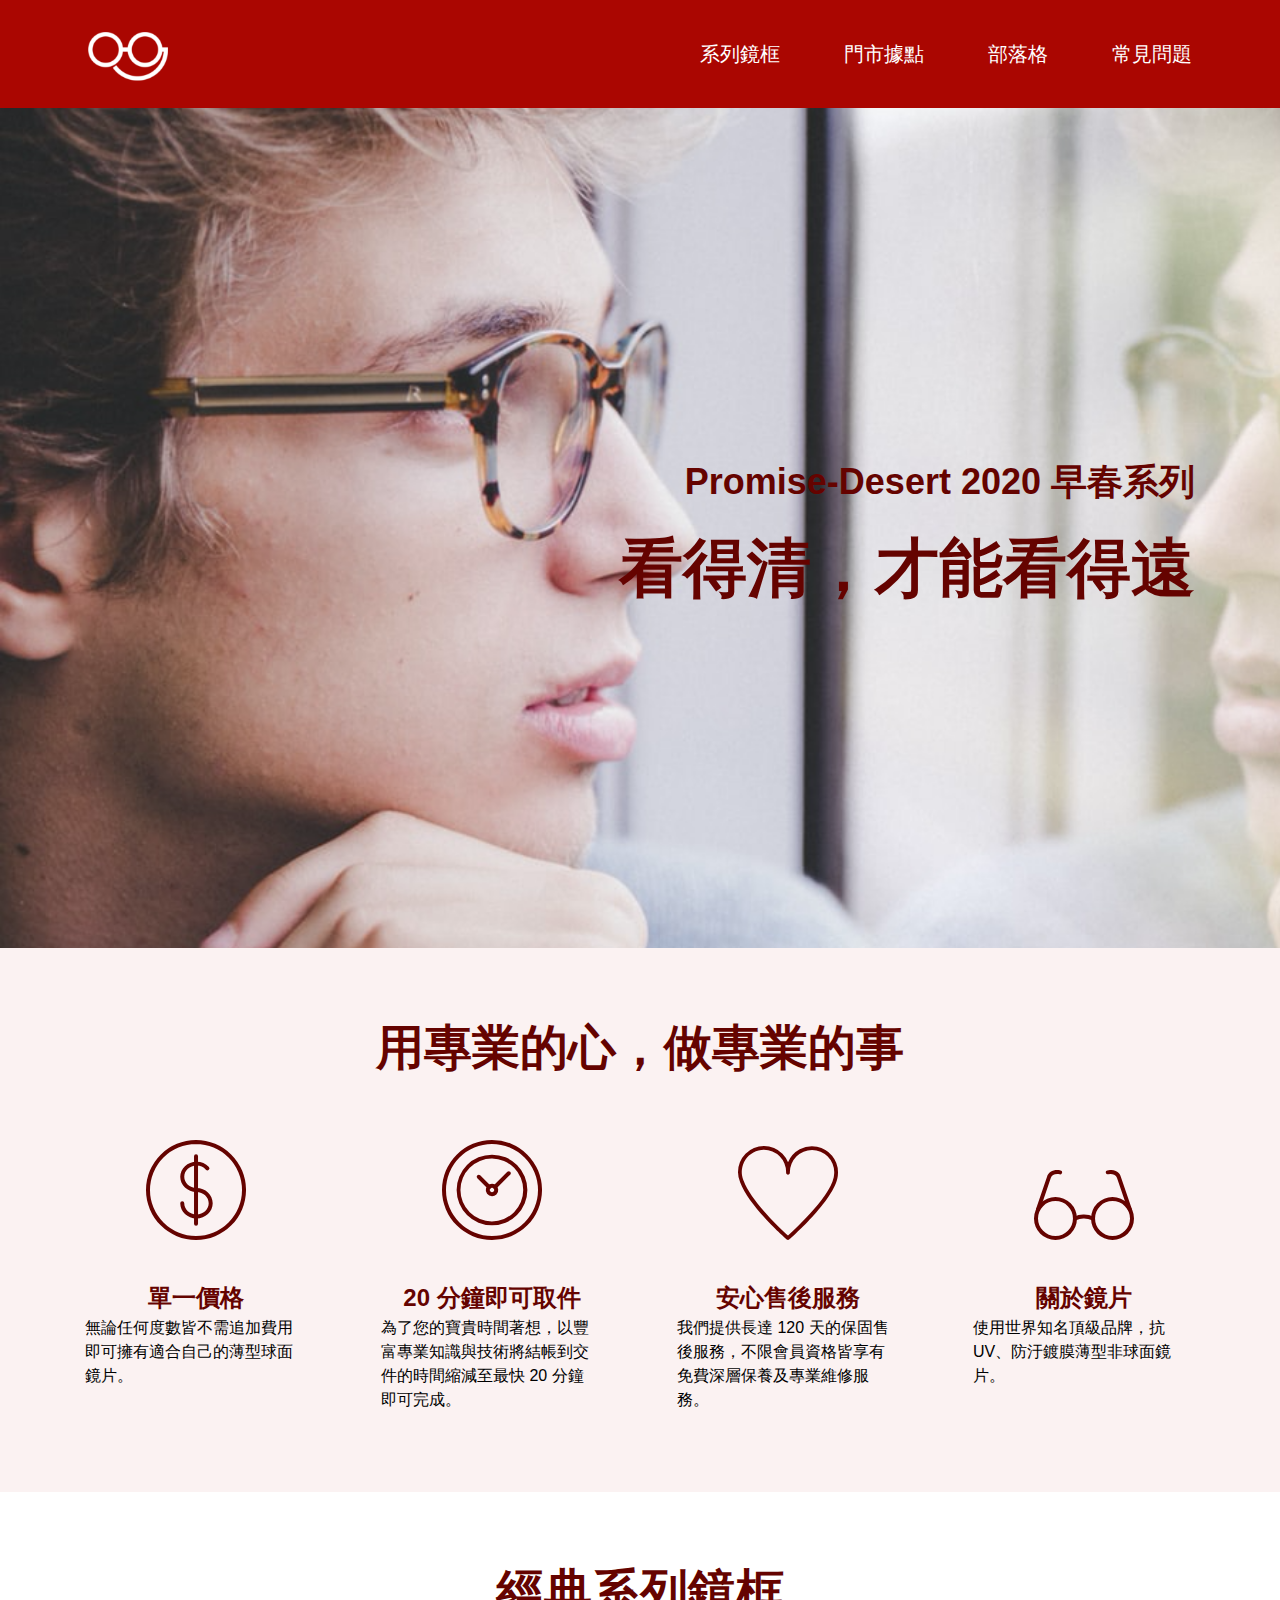
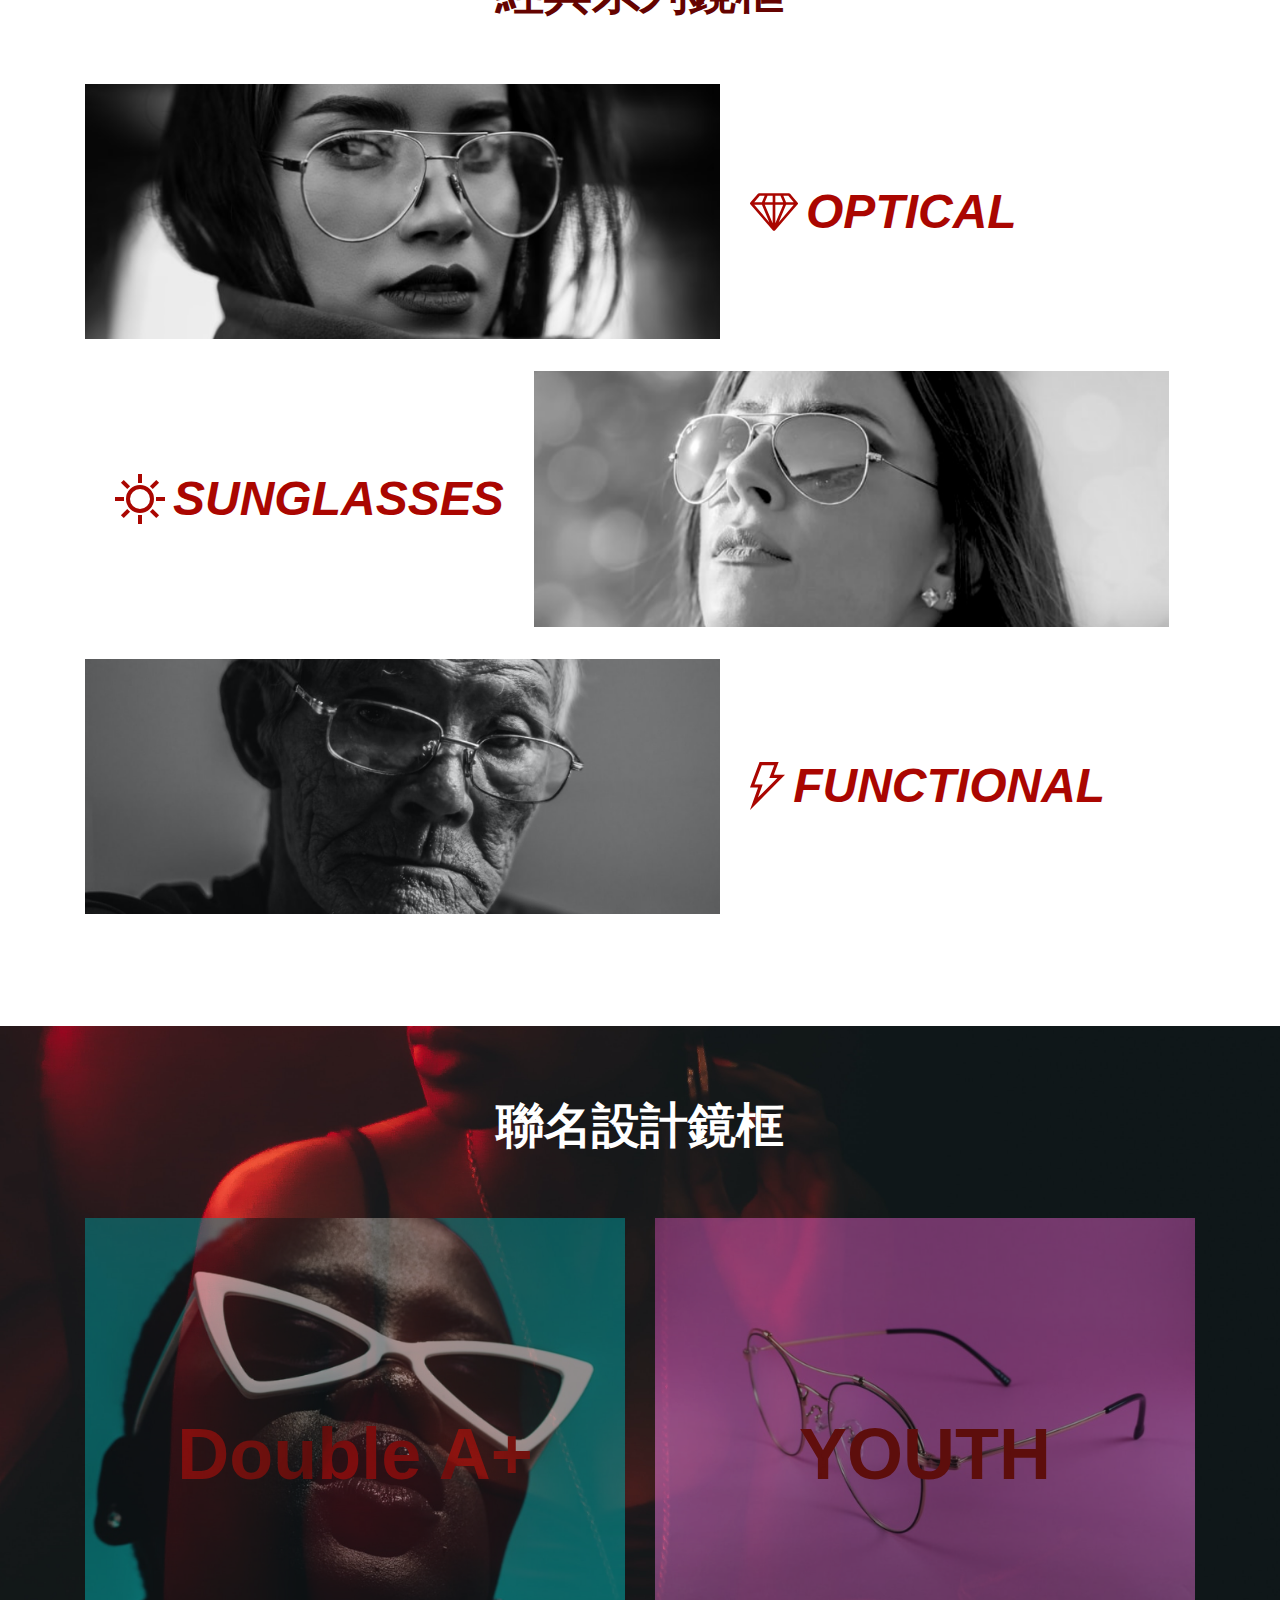
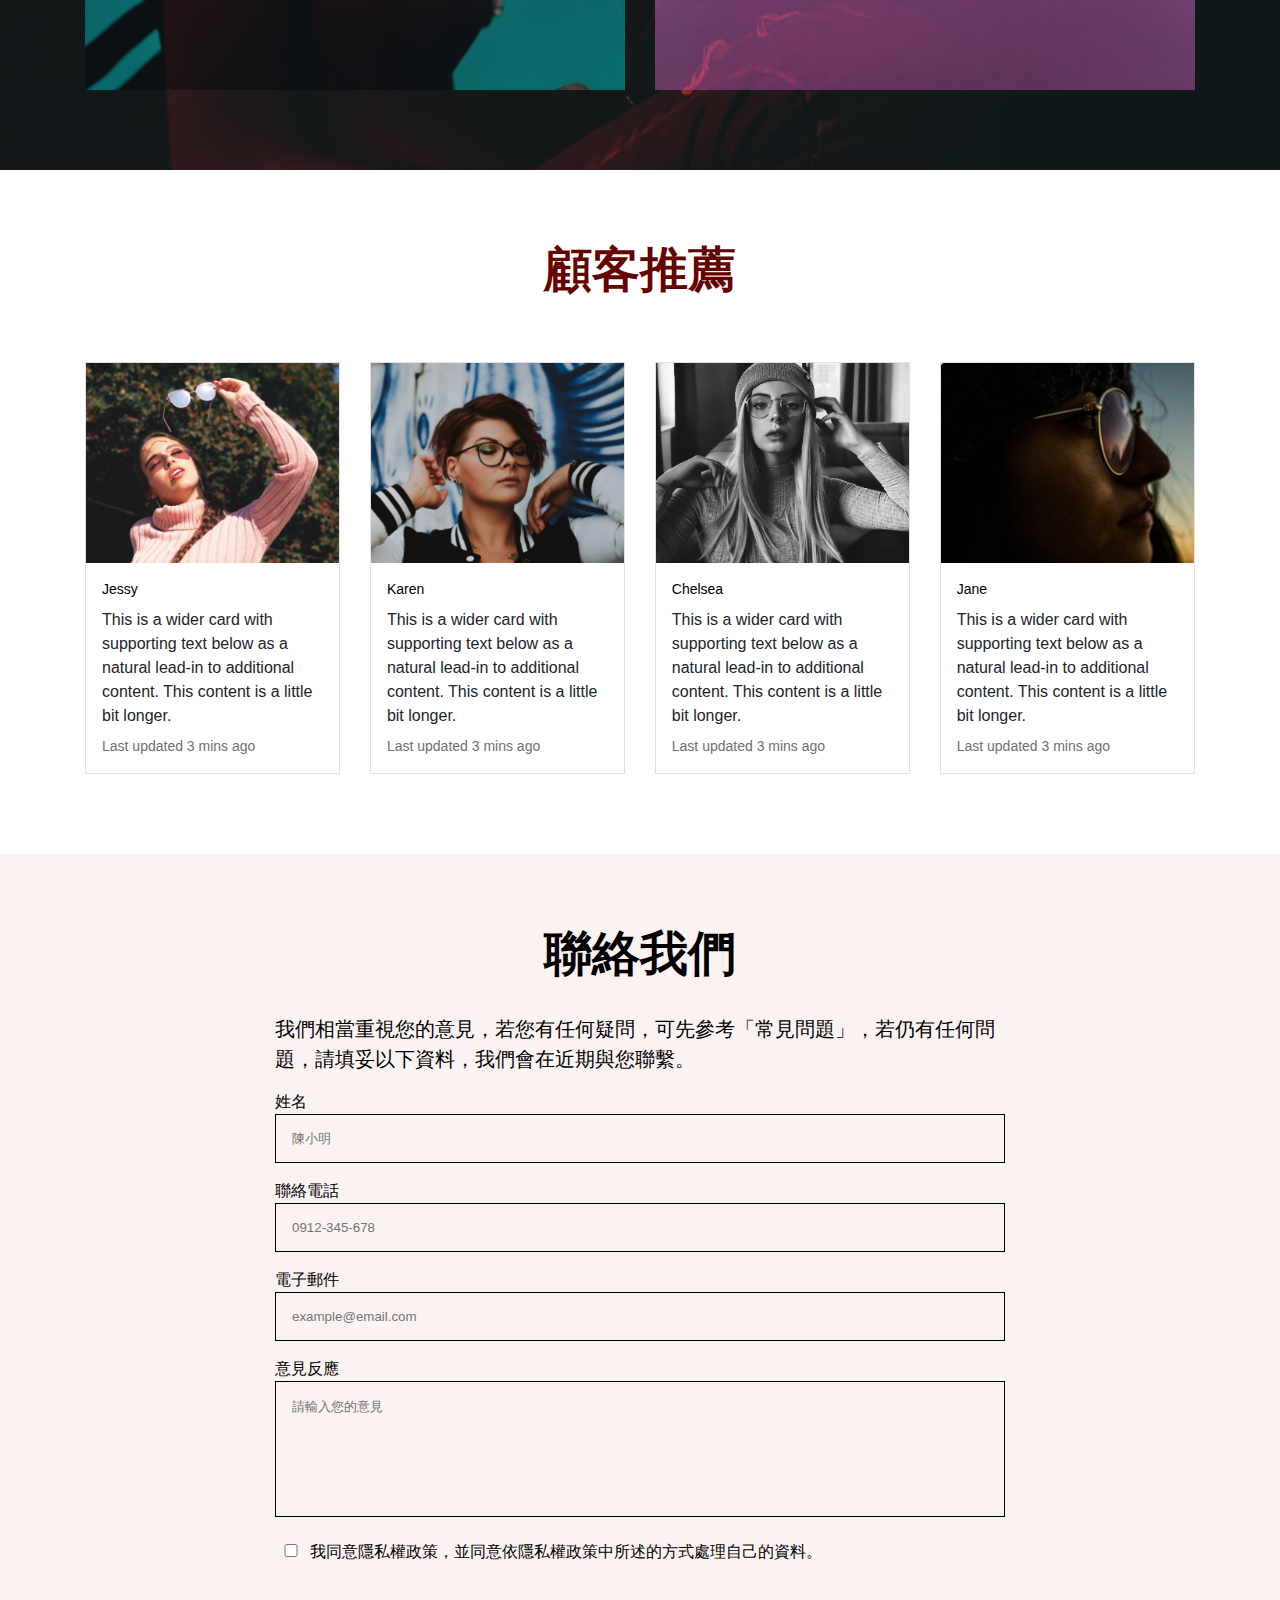
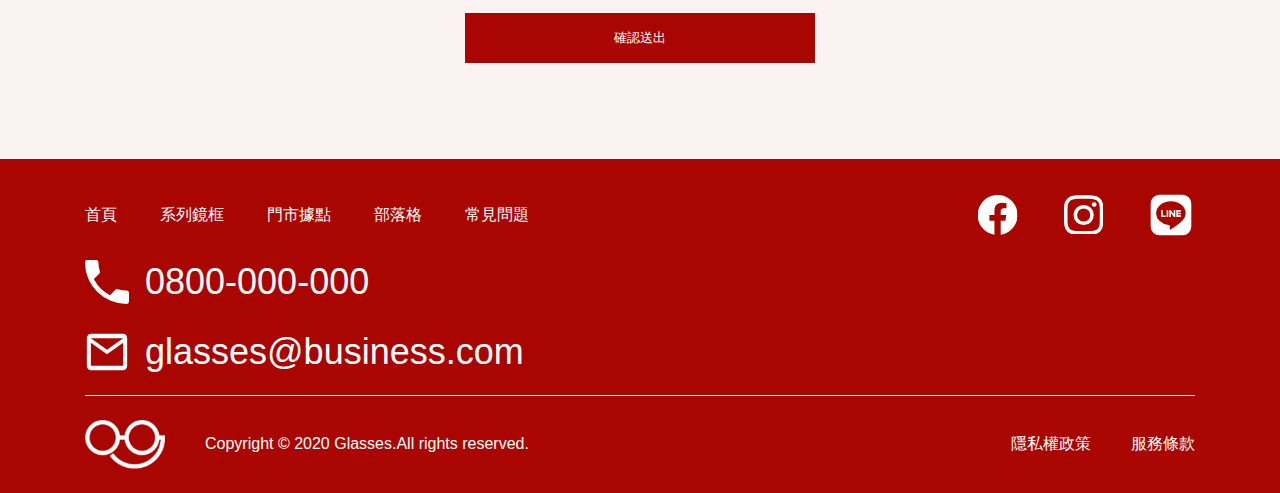
<file: index.html>
<!DOCTYPE html>
<html lang="en">

<head>
    <meta charset="UTF-8">
    <meta name="viewport" content="width=device-width, initial-scale=1.0">
    <title>眼鏡形象官網</title>
    <link rel="stylesheet" href="css/all.css">
</head>

<body>
    <nav class="d-flex jcsb ai-c">
        <a href="index.html"><img src="/img/logo.png" alt="logo"></a>
        <ul class="nav-header d-flex">
            <li><a href="#">系列鏡框</a></li>
            <li><a href="#">門市據點</a></li>
            <li><a href="#">部落格</a></li>
            <li><a href="#">常見問題</a></li>
        </ul>
    </nav>
    <header class="header">
        <div class="container d-flex jcfe">
            <h1><span class="fz-xl">Promise-Desert 2020 早春系列</span><br>看得清，才能看得遠</h1>
        </div>
    </header>
    <main>
        <section class="intro">
            <div class="container">
                <h2 class="h2">用專業的心，做專業的事</h2>
                <ul class="d-flex jcsb aib">
                    <li class="d-flex aic">
                        <img src="/img/icon-dollar.svg" alt="icon-dollar" class="mb-5">
                        <h3 class="h3">單一價格</h3>
                        <p class="fz-md">無論任何度數皆不需追加費用 即可擁有適合自己的薄型球面 鏡片。</p>
                    </li>
                    <li class="d-flex aic">
                        <img src="/img/icon-clock.svg" alt="icon-clock" class="mb-5">
                        <h3 class="h3">20 分鐘即可取件</h3>
                        <p class="fz-md">為了您的寶貴時間著想，以豐 富專業知識與技術將結帳到交 件的時間縮減至最快 20 分鐘 即可完成。</p>
                    </li>
                    <li class="d-flex aic">
                        <img src="/img/icon-heart.svg" alt="icon-heart" class="mb-5">
                        <h3 class="h3">安心售後服務</h3>
                        <p class="fz-md">我們提供長達 120 天的保固售後服務，不限會員資格皆享有免費深層保養及專業維修服務。</p>
                    </li>
                    <li class="d-flex aic">
                        <img src="/img/icon-glasses.svg" alt="icon-glasses" class="mb-5">
                        <h3 class="h3">關於鏡片</h3>
                        <p class="fz-md">使用世界知名頂級品牌，抗UV、防汙鍍膜薄型非球面鏡片。</p>
                    </li>
                </ul>
            </div>
        </section>
        <section class="container classic">
            <h2 class="h2">經典系列鏡框</h2>
            <ul>
                <li class="d-flex aic mb-4 fxw">
                    <img src="/img/product-1.png" alt="product-1">
                    <div class="d-flex">
                        <img src="/img/icon-diamond.svg" alt="icon-diamond" class="mr-1">
                        <p>OPTICAL</p>
                    </div>
                </li>
                <li class="d-flex aic mb-4">
                    <div class="d-flex">
                        <img src="/img/icon-sun.svg" alt="icon-sun" class="mr-1">
                        <p>SUNGLASSES</p>
                    </div>
                    <img src="/img/product-2.png" alt="product-2">
                </li>
                <li class="d-flex aic mb-4">
                    <img src="/img/product-3.png" alt="product-3">
                    <div class="d-flex">
                        <img src="/img/icon-thunder.svg" alt="icon-thunder" class="mr-1">
                        <p>FUNCTIONAL</p>
                    </div>
                </li>
            </ul>
        </section>
        <section class="crossover">
            <div class="container">
                <h2 class="h2">聯名設計鏡框</h2>
                <ul class="d-flex jcsb">
                    <li class="crossover-item-1 d-flex aic">
                        <a href="#">
                            <img src="/img/product-8.png" alt="product-8">
                            <span>Double A+</span>
                        </a>
                    </li>
                    <li class="crossover-item-2 d-flex aic">
                        <a href="#">
                            <img src="/img/product-9.png" alt="product-9">
                            <span>YOUTH</span>
                        </a>
                    </li>
                </ul>
            </div>
        </section>
        <section class="suggester">
            <div class="container">
                <h2 class="h2">顧客推薦</h2>
                <ul class="d-flex jcsb">
                    <li>
                        <img src="/img/rec-1.png" alt="rec-1">
                        <div class="suggester-inner">
                            <h4 class="h4 mb-1">Jessy</h4>
                            <p class="fz-md mb-1">This is a wider card with supporting text below as a natural lead-in
                                to additional content.
                                This
                                content is a little bit longer.</p>
                            <span class="h4">Last updated 3 mins ago</span>
                        </div>
                    </li>
                    <li>
                        <img src="/img/rec-2.png" alt="rec-2">
                        <div class="suggester-inner">
                            <h4 class="h4 mb-1">Karen</h4>
                            <p class="fz-md mb-1">This is a wider card with supporting text below as a natural lead-in
                                to additional content.
                                This
                                content is a little bit longer.</p>
                            <span class="h4">Last updated 3 mins ago</span>
                        </div>
                    </li>
                    <li>
                        <img src="/img/rec-3.png" alt="rec-3">
                        <div class="suggester-inner">
                            <h4 class="h4 mb-1">Chelsea</h4>
                            <p class="fz-md mb-1">This is a wider card with supporting text below as a natural lead-in
                                to additional content.
                                This
                                content is a little bit longer.</p>
                            <span class="h4">Last updated 3 mins ago</span>
                        </div>
                    </li>
                    <li>
                        <img src="/img/rec-4.png" alt="rec-4">
                        <div class="suggester-inner">
                            <h4 class="h4 mb-1">Jane</h4>
                            <p class="fz-md mb-1">This is a wider card with supporting text below as a natural lead-in
                                to additional content.
                                This
                                content is a little bit longer.</p>
                            <span class="h4">Last updated 3 mins ago</span>
                        </div>
                    </li>
                </ul>
            </div>
        </section>
        <section class="opinion">
            <div class="container">
                <h2 class="h2">聯絡我們</h2>
                <p class="fz-lg mb-2">我們相當重視您的意見，若您有任何疑問，可先參考「常見問題」，若仍有任何問題，請填妥以下資料，我們會在近期與您聯繫。</p>
                <form action="#" class="opinion-inner fz-md">
                    <div class="mb-5">
                        <label for="name">姓名</label>
                        <input type="text" id="fname" name="name" placeholder="陳小明">
                        <label for="tel">聯絡電話</label>
                        <input type="text" id="tel" name="tel" placeholder="0912-345-678">
                        <label for="email">電子郵件</label>
                        <input type="text" id="email" name="email" placeholder="example@email.com">
                        <label for="comment">意見反應</label>
                        <textarea id="comment" name="comment" placeholder="請輸入您的意見"></textarea>
                        <input type="checkbox" id="agreed" name="agreed" value="agreed" class="input-checkbox">
                        <label for="agreed">我同意隱私權政策，並同意依隱私權政策中所述的方式處理自己的資料。</label>
                    </div>
                    <div class="d-flex jcc submit">
                        <input type="submit" value="確認送出" class="btn-submit">
                    </div>
                </form>
            </div>
        </section>
    </main>
    <footer class="globalfooter">
        <div class="container">
            <div class="d-flex jcsb nav-footer">
                <div class="nav-footer-inner">
                    <ul class="d-flex jcsb jcsb mb-2">
                        <li><a href="#">首頁</a></li>
                        <li><a href="#">系列鏡框</a></li>
                        <li><a href="#">門市據點</a></li>
                        <li><a href="#">部落格</a></li>
                        <li><a href="#">常見問題</a></li>
                    </ul>
                    <p class="d-flex aic fz-xl mb-2"><img src="/img/icon-phone.svg" alt="icon-phone"
                            class="mr-2">0800-000-000</p>
                    <p class="d-flex aic fz-xl mb-2"><img src="/img/icon-mail.svg" alt="icon-mail"
                            class="mr-2">glasses@business.com</p>
                </div>
                <ul class="d-flex jcsb social">
                    <li><a href="#"><img src="/img/icon-fb.svg" alt="icon-fb"></a></li>
                    <li><a href="#"><img src="/img/icon-ig.svg" alt="icon-ig"></a></li>
                    <li><a href="#"><img src="/img/icon-line.svg" alt="icon-line"></a></li>
                </ul>
            </div>
            <div class="d-flex jcsb aic legal">
                <div class="d-flex aic">
                    <a href="index.html" class="mr-5"><img src="/img/logo.png" alt="logo"></a>
                    <p>Copyright © 2020 Glasses.All rights reserved.</p>
                </div>
                <ul class="d-flex jcsb">
                    <li class="mr-5"><a href="#">隱私權政策</a></li>
                    <li><a href="#">服務條款</a></li>
                </ul>
            </div>
        </div>
    </footer>
</body>

</html>
</file>
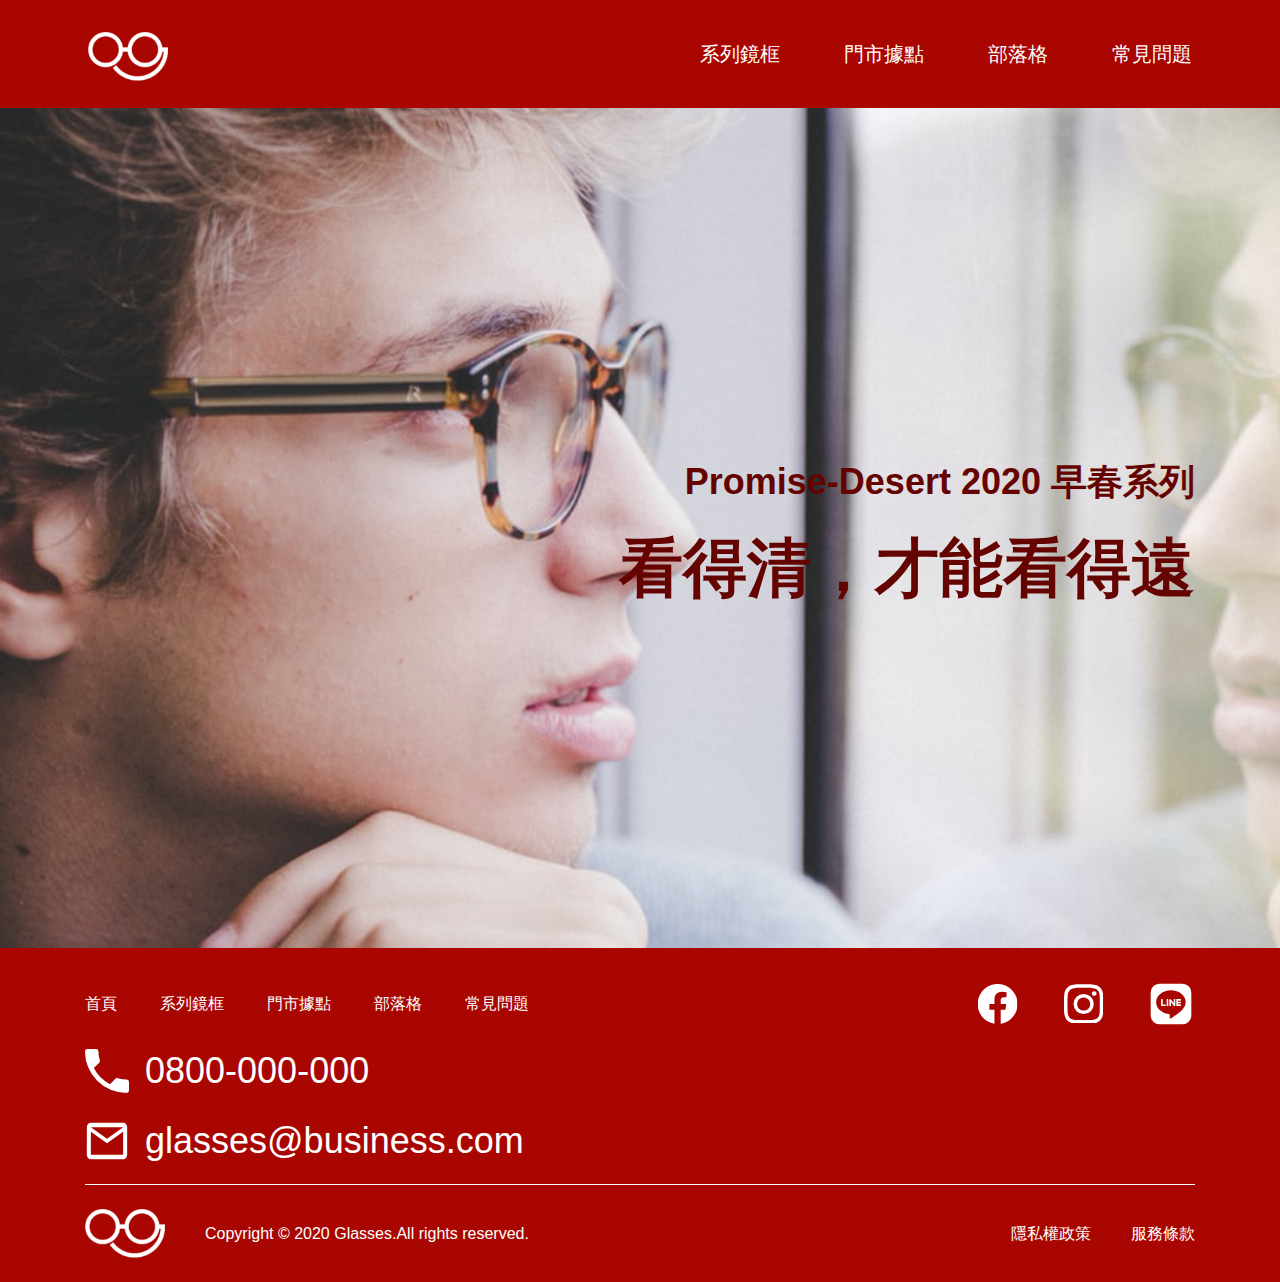
<file: location.html>
<!DOCTYPE html>
<html lang="en">

<head>
    <meta charset="UTF-8">
    <meta name="viewport" content="width=device-width, initial-scale=1.0">
    <title>眼鏡形象官網</title>
    <link rel="stylesheet" href="css/all.css">
</head>

<body>
    <nav class="d-flex jcsb ai-c">
        <a href="index.html"><img src="/img/logo.png" alt="logo"></a>
        <ul class="nav-header d-flex">
            <li><a href="#">系列鏡框</a></li>
            <li><a href="#">門市據點</a></li>
            <li><a href="#">部落格</a></li>
            <li><a href="#">常見問題</a></li>
        </ul>
    </nav>
    <header class="header">
        <div class="container d-flex jcfe">
            <h1><span class="fz-xl">Promise-Desert 2020 早春系列</span><br>看得清，才能看得遠</h1>
        </div>
    </header>
    <main>

    </main>
    <footer class="globalfooter">
        <div class="container">
            <div class="d-flex jcsb nav-footer">
                <div class="nav-footer-inner">
                    <ul class="d-flex jcsb jcsb mb-2">
                        <li><a href="#">首頁</a></li>
                        <li><a href="#">系列鏡框</a></li>
                        <li><a href="#">門市據點</a></li>
                        <li><a href="#">部落格</a></li>
                        <li><a href="#">常見問題</a></li>
                    </ul>
                    <p class="d-flex aic fz-xl mb-2"><img src="/img/icon-phone.svg" alt="icon-phone"
                            class="mr-2">0800-000-000</p>
                    <p class="d-flex aic fz-xl mb-2"><img src="/img/icon-mail.svg" alt="icon-mail"
                            class="mr-2">glasses@business.com</p>
                </div>
                <ul class="d-flex jcsb social">
                    <li><a href="#"><img src="/img/icon-fb.svg" alt="icon-fb"></a></li>
                    <li><a href="#"><img src="/img/icon-ig.svg" alt="icon-ig"></a></li>
                    <li><a href="#"><img src="/img/icon-line.svg" alt="icon-line"></a></li>
                </ul>
            </div>
            <div class="d-flex jcsb aic legal">
                <div class="d-flex aic">
                    <a href="index.html" class="mr-5"><img src="/img/logo.png" alt="logo"></a>
                    <p>Copyright © 2020 Glasses.All rights reserved.</p>
                </div>
                <ul class="d-flex jcsb">
                    <li class="mr-5"><a href="#">隱私權政策</a></li>
                    <li><a href="#">服務條款</a></li>
                </ul>
            </div>
        </div>
    </footer>
</body>

</html>
</file>
<file: css/all.css>
@import url(https://fonts.google.com/specimen/Roboto?query=roboto);
@import url(https://fonts.google.com/specimen/Noto+Sans?query=san);
/* http://meyerweb.com/eric/tools/css/reset/ 
   v2.0 | 20110126
   License: none (public domain)
*/
html, body, div, span, applet, object, iframe,
h1, h2, h3, h4, h5, h6, p, blockquote, pre,
a, abbr, acronym, address, big, cite, code,
del, dfn, em, img, ins, kbd, q, s, samp,
small, strike, strong, sub, sup, tt, var,
b, u, i, center,
dl, dt, dd, ol, ul, li,
fieldset, form, label, legend,
table, caption, tbody, tfoot, thead, tr, th, td,
article, aside, canvas, details, embed,
figure, figcaption, footer, header, hgroup,
menu, nav, output, ruby, section, summary,
time, mark, audio, video {
  margin: 0;
  padding: 0;
  border: 0;
  font-size: 100%;
  font: inherit;
  vertical-align: baseline;
}

/* HTML5 display-role reset for older browsers */
article, aside, details, figcaption, figure,
footer, header, hgroup, menu, nav, section {
  display: block;
}

body {
  line-height: 1;
}

ol, ul {
  list-style: none;
}

blockquote, q {
  quotes: none;
}

blockquote:before, blockquote:after,
q:before, q:after {
  content: '';
  content: none;
}

table {
  border-collapse: collapse;
  border-spacing: 0;
}

/* color */
*,
*::before,
*::after {
  -webkit-box-sizing: border-box;
          box-sizing: border-box;
}

body {
  font-family: "Roboto", "Noto Sans TC", sans-serif;
}

img {
  max-width: 100%;
  height: auto;
  display: block;
}

a {
  text-decoration: none;
  color: #ffffff;
}

.container {
  max-width: 1110px;
  padding: 64px 0px 80px;
  margin: 0 auto;
}

h1 {
  font-size: 64px;
  line-height: 1.5;
  font-weight: bold;
  color: #650300;
  text-align: right;
}

.h2 {
  font-size: 48px;
  line-height: 1.5;
  font-weight: bold;
  text-align: center;
  margin-bottom: 56px;
}

.h3 {
  font-size: 24px;
  line-height: 1.5;
  font-weight: bold;
  text-align: center;
}

.h4 {
  font-size: 14px;
  line-height: 1.5;
}

.fz-sm {
  font-size: 14px;
  line-height: 1.5;
}

.fz-md {
  font-size: 16px;
  line-height: 1.5;
}

.fz-lg {
  font-size: 20px;
  line-height: 1.5;
}

.fz-xl {
  font-size: 36px;
  line-height: 1.5;
}

.d-flex {
  display: -webkit-box;
  display: -ms-flexbox;
  display: flex;
}

.fxw {
  -ms-flex-wrap: wrap;
      flex-wrap: wrap;
}

.jcc {
  -webkit-box-pack: center;
      -ms-flex-pack: center;
          justify-content: center;
}

.jcsb {
  -webkit-box-pack: justify;
      -ms-flex-pack: justify;
          justify-content: space-between;
}

.jcfe {
  -webkit-box-pack: end;
      -ms-flex-pack: end;
          justify-content: flex-end;
}

.aic {
  -webkit-box-align: center;
      -ms-flex-align: center;
          align-items: center;
}

.aib {
  -webkit-box-align: baseline;
      -ms-flex-align: baseline;
          align-items: baseline;
}

/*"to" does not include the last value, "through" does.*/
.mb-1 {
  margin-bottom: 8px;
}

.mr-1 {
  margin-right: 8px;
}

.pb-1 {
  padding-bottom: 8px;
}

.mb-2 {
  margin-bottom: 16px;
}

.mr-2 {
  margin-right: 16px;
}

.pb-2 {
  padding-bottom: 16px;
}

.mb-3 {
  margin-bottom: 24px;
}

.mr-3 {
  margin-right: 24px;
}

.pb-3 {
  padding-bottom: 24px;
}

.mb-4 {
  margin-bottom: 32px;
}

.mr-4 {
  margin-right: 32px;
}

.pb-4 {
  padding-bottom: 32px;
}

.mb-5 {
  margin-bottom: 40px;
}

.mr-5 {
  margin-right: 40px;
}

.pb-5 {
  padding-bottom: 40px;
}

.mb-6 {
  margin-bottom: 48px;
}

.mr-6 {
  margin-right: 48px;
}

.pb-6 {
  padding-bottom: 48px;
}

.mb-7 {
  margin-bottom: 56px;
}

.mr-7 {
  margin-right: 56px;
}

.pb-7 {
  padding-bottom: 56px;
}

.mb-8 {
  margin-bottom: 64px;
}

.mr-8 {
  margin-right: 64px;
}

.pb-8 {
  padding-bottom: 64px;
}

nav {
  background-color: #AA0601;
  height: 108px;
  padding: 0 56px;
}

nav img {
  padding: 32px;
}

.nav-header a {
  font-size: 20px;
  line-height: 108px;
  color: #ffffff;
  padding: 0 32px;
}

.header {
  height: 840px;
  background-image: url("../img/banner.png");
  background-size: cover;
}

.header div {
  height: inherit;
  -webkit-box-align: center;
      -ms-flex-align: center;
          align-items: center;
}

.intro {
  color: #650300;
  background-color: #fbf2f2;
}

.intro p {
  color: #000000;
}

.intro li {
  -webkit-box-orient: vertical;
  -webkit-box-direction: normal;
      -ms-flex-direction: column;
          flex-direction: column;
  max-width: 20%;
}

.classic {
  color: #650300;
}

.classic img {
  max-width: 635px;
}

.classic div {
  color: #AA0601;
  margin: 0px 30px;
}

.classic div p {
  font-style: italic;
  font-weight: bold;
  font-size: 48px;
  line-height: 1.5;
}

.crossover {
  background-image: url("../img/bg.png");
  background-repeat: no-repeat;
  background-position: center;
  background-size: cover;
  color: #ffffff;
}

.crossover a {
  width: 540px;
  height: 472px;
  position: relative;
  opacity: 0.5;
}

.crossover a img {
  max-width: 540px;
  height: 472px;
}

.crossover a span {
  color: #AA0601;
  font-size: 72px;
  line-height: 1.5;
  font-weight: bold;
  text-align: center;
  width: 100%;
  position: absolute;
  top: 50%;
  -webkit-transform: translateY(-50%);
          transform: translateY(-50%);
}

.crossover a:hover {
  opacity: 1;
}

.suggester {
  color: #650300;
}

.suggester li {
  max-width: 23%;
  color: #000000;
  border: 1px solid #DEE2E6;
}

.suggester-inner {
  padding: 16px;
}

.suggester-inner P {
  color: #212529;
}

.suggester-inner span {
  color: #707070;
}

.opinion {
  background-color: #fbf2f2;
}

.opinion .container {
  padding: 64px 190px 80px;
}

.opinion .h2 {
  margin-bottom: 24px;
}

.opinion-inner input {
  width: 100%;
  background-color: transparent;
  padding: 16px;
  margin-bottom: 16px;
  border: 1px solid #000000;
}

.opinion-inner textarea {
  width: 100%;
  height: 136px;
  resize: none;
  background-color: transparent;
  padding: 16px;
  margin-bottom: 16px;
  border: 1px solid #000000;
}

.opinion-inner .input-checkbox {
  width: 24px;
}

.opinion-inner .submit {
  padding: 0;
}

.opinion-inner .btn-submit {
  width: 350px;
  background-color: #AA0601;
  color: #ffffff;
  border: none;
  cursor: pointer;
}

.opinion-inner .btn-submit:hover {
  background-color: #650300;
}

.globalfooter {
  background-color: #AA0601;
  color: #ffffff;
}

.globalfooter .container {
  padding: 32px 0 0;
}

.nav-footer {
  border-bottom: 1px solid #ffffff;
}

.nav-footer-inner {
  width: 40%;
}

.nav-footer-inner a {
  font-size: 16px;
  line-height: 3;
}

.nav-footer-inner img {
  width: 44px;
  height: 44px;
}

.social {
  width: 20%;
}

.legal {
  padding: 24px 0px;
}
/*# sourceMappingURL=all.css.map */
</file>
